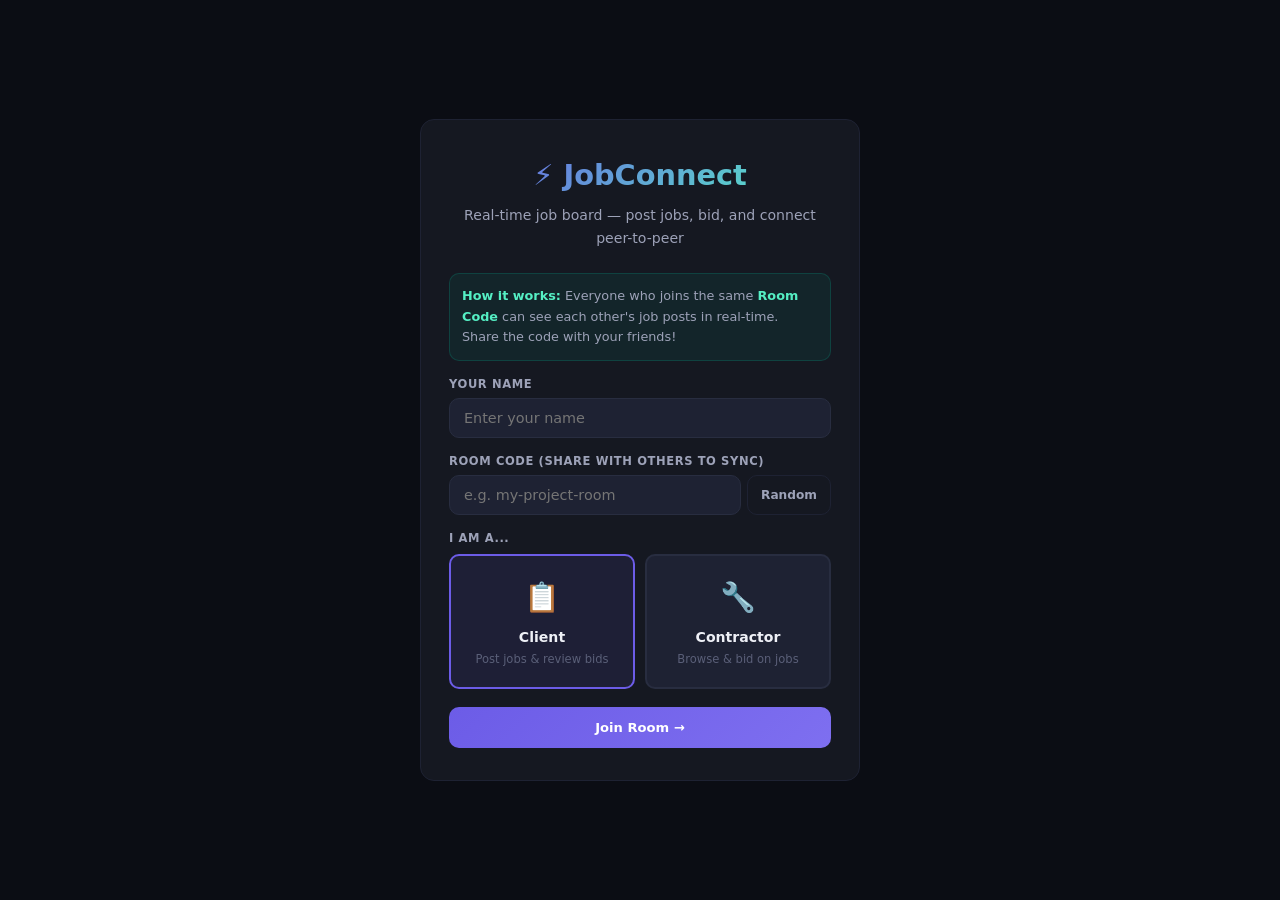
<file: index.html>
<!doctype html>
<html lang="en">
<head>
<meta charset="utf-8">
<title>Exported Project</title>
<style></style>
</head>
<body>

<!DOCTYPE html>
<html lang="en">
<head>
<meta charset="UTF-8">
<meta name="viewport" content="width=device-width, initial-scale=1.0">
<title>JobConnect — Real-Time Job Board</title>
<style>
:root {
  --bg: #0b0d14;
  --surface: #151821;
  --surface2: #1e2233;
  --surface3: #282d40;
  --accent: #6c5ce7;
  --accent2: #a29bfe;
  --green: #00b894;
  --green2: #55efc4;
  --red: #d63031;
  --red2: #ff7675;
  --orange: #e17055;
  --yellow: #fdcb6e;
  --text: #eef0f6;
  --text2: #9da2b8;
  --text3: #5a5f78;
  --radius: 14px;
  --radius-sm: 10px;
}

* { margin:0; padding:0; box-sizing:border-box; }

body {
  font-family: -apple-system, BlinkMacSystemFont, 'Segoe UI', system-ui, sans-serif;
  background: var(--bg);
  color: var(--text);
  min-height: 100vh;
  line-height: 1.6;
  overflow-x: hidden;
}

::-webkit-scrollbar { width:5px; }
::-webkit-scrollbar-track { background:var(--bg); }
::-webkit-scrollbar-thumb { background:var(--surface3); border-radius:5px; }

/* ─── Header ─── */
.header {
  background: rgba(21,24,33,0.92);
  backdrop-filter: blur(16px);
  -webkit-backdrop-filter: blur(16px);
  border-bottom: 1px solid var(--surface2);
  padding: 10px 16px;
  position: sticky;
  top: 0;
  z-index: 100;
  display: flex;
  align-items: center;
  justify-content: space-between;
  gap: 10px;
}

.logo {
  font-size: 1.25rem;
  font-weight: 800;
  background: linear-gradient(135deg, var(--accent), var(--green2));
  -webkit-background-clip: text;
  -webkit-text-fill-color: transparent;
  white-space: nowrap;
}

.header-right {
  display: flex;
  gap: 6px;
  align-items: center;
  flex-wrap: wrap;
  justify-content: flex-end;
}

.room-badge {
  font-size: 0.68rem;
  padding: 3px 10px;
  border-radius: 20px;
  background: rgba(108,92,231,0.15);
  color: var(--accent2);
  border: 1px solid rgba(108,92,231,0.25);
  font-weight: 600;
  font-family: 'Courier New', monospace;
  letter-spacing: 0.5px;
}

.online-dot {
  width: 7px; height: 7px;
  border-radius: 50%;
  display: inline-block;
  margin-right: 3px;
  vertical-align: middle;
}
.online-dot.on { background: var(--green); box-shadow: 0 0 6px var(--green); }
.online-dot.off { background: var(--red); }

.peer-count {
  font-size: 0.72rem;
  color: var(--text2);
}

.role-pill {
  font-size: 0.65rem;
  padding: 3px 10px;
  border-radius: 20px;
  font-weight: 700;
  text-transform: uppercase;
  letter-spacing: 0.6px;
}
.role-pill.client { background:rgba(108,92,231,0.18); color:var(--accent2); border:1px solid rgba(108,92,231,0.3); }
.role-pill.contractor { background:rgba(0,184,148,0.18); color:var(--green2); border:1px solid rgba(0,184,148,0.3); }

/* ─── Buttons ─── */
.btn {
  padding: 9px 18px;
  border: none;
  border-radius: var(--radius-sm);
  font-size: 0.82rem;
  font-weight: 600;
  cursor: pointer;
  transition: all 0.15s ease;
  display: inline-flex;
  align-items: center;
  gap: 5px;
  white-space: nowrap;
  font-family: inherit;
}
.btn:active { transform: scale(0.96); }

.btn-primary { background: linear-gradient(135deg, var(--accent), #7e6ff0); color:#fff; }
.btn-primary:hover { box-shadow: 0 4px 20px rgba(108,92,231,0.35); }
.btn-green { background: linear-gradient(135deg, var(--green), #00d2a0); color:#fff; }
.btn-green:hover { box-shadow: 0 4px 20px rgba(0,184,148,0.35); }
.btn-red { background: linear-gradient(135deg, var(--red), #e84343); color:#fff; }
.btn-red:hover { box-shadow: 0 4px 20px rgba(214,48,49,0.35); }
.btn-outline { background:transparent; color:var(--text2); border:1px solid var(--surface2); }
.btn-outline:hover { border-color:var(--accent); color:var(--accent2); }
.btn-sm { padding:6px 13px; font-size:0.76rem; }
.btn-xs { padding:4px 10px; font-size:0.7rem; }
.btn-icon { width:32px; height:32px; padding:0; display:flex; align-items:center; justify-content:center; border-radius:50%; font-size:1rem; }

/* ─── Screens ─── */
.screen { display:none; }
.screen.active { display:block; }

/* ─── Setup Screen ─── */
.setup-screen {
  display: none;
  flex-direction: column;
  align-items: center;
  justify-content: center;
  min-height: 100vh;
  padding: 24px;
  gap: 24px;
}
.setup-screen.active { display: flex; }

.setup-card {
  background: var(--surface);
  border: 1px solid var(--surface2);
  border-radius: var(--radius);
  padding: 32px 28px;
  width: 100%;
  max-width: 440px;
}

.setup-card h1 {
  font-size: 1.8rem;
  font-weight: 800;
  text-align: center;
  background: linear-gradient(135deg, var(--accent), var(--green2));
  -webkit-background-clip: text;
  -webkit-text-fill-color: transparent;
  margin-bottom: 6px;
}

.setup-card .subtitle {
  text-align: center;
  color: var(--text2);
  font-size: 0.88rem;
  margin-bottom: 24px;
}

.setup-field {
  margin-bottom: 14px;
}

.setup-field label {
  display: block;
  font-size: 0.72rem;
  font-weight: 700;
  color: var(--text2);
  text-transform: uppercase;
  letter-spacing: 0.6px;
  margin-bottom: 5px;
}

.setup-field input,
.setup-field select {
  width: 100%;
  background: var(--surface2);
  border: 1px solid var(--surface3);
  border-radius: var(--radius-sm);
  padding: 11px 14px;
  color: var(--text);
  font-size: 0.9rem;
  font-family: inherit;
  transition: border-color 0.2s;
}

.setup-field input:focus,
.setup-field select:focus {
  outline: none;
  border-color: var(--accent);
}

.role-toggle {
  display: grid;
  grid-template-columns: 1fr 1fr;
  gap: 10px;
  margin-bottom: 18px;
}

.role-option {
  background: var(--surface2);
  border: 2px solid var(--surface3);
  border-radius: var(--radius-sm);
  padding: 18px 14px;
  text-align: center;
  cursor: pointer;
  transition: all 0.2s;
}
.role-option:hover { border-color: var(--accent); }
.role-option.selected { border-color: var(--accent); background: rgba(108,92,231,0.1); }
.role-option .r-icon { font-size: 1.8rem; margin-bottom: 6px; }
.role-option .r-title { font-size: 0.88rem; font-weight: 700; }
.role-option .r-desc { font-size: 0.72rem; color: var(--text3); margin-top: 2px; }

.room-info {
  background: rgba(0,184,148,0.08);
  border: 1px solid rgba(0,184,148,0.2);
  border-radius: var(--radius-sm);
  padding: 12px;
  margin-bottom: 14px;
  font-size: 0.8rem;
  color: var(--text2);
  line-height: 1.6;
}

.room-info strong { color: var(--green2); }

/* ─── Main Layout ─── */
.main { max-width: 780px; margin: 0 auto; padding: 14px; }

.section-bar {
  display: flex;
  justify-content: space-between;
  align-items: center;
  margin-bottom: 12px;
  gap: 10px;
  flex-wrap: wrap;
}

.section-bar h2 { font-size: 1rem; font-weight: 700; }

/* ─── Tabs ─── */
.tabs {
  display: flex;
  gap: 3px;
  background: var(--surface);
  border-radius: var(--radius);
  padding: 3px;
  margin-bottom: 14px;
}

.tab {
  flex: 1;
  padding: 9px;
  border: none;
  background: transparent;
  color: var(--text3);
  font-size: 0.8rem;
  font-weight: 600;
  cursor: pointer;
  border-radius: var(--radius-sm);
  transition: all 0.15s;
  text-align: center;
  font-family: inherit;
}
.tab.active { background: var(--accent); color: #fff; }
.tab:hover:not(.active) { color: var(--text); background: var(--surface2); }

/* ─── Post Form ─── */
.post-form {
  background: var(--surface);
  border-radius: var(--radius);
  padding: 22px;
  margin-bottom: 14px;
  border: 1px solid var(--surface2);
}

.post-form h3 {
  font-size: 1.05rem;
  margin-bottom: 16px;
  display: flex;
  align-items: center;
  gap: 7px;
}

.fg {
  display: grid;
  grid-template-columns: 1fr 1fr;
  gap: 10px;
}

.fi { display: flex; flex-direction: column; gap: 4px; }
.fi.full { grid-column: 1 / -1; }

.fi label {
  font-size: 0.7rem;
  font-weight: 700;
  color: var(--text2);
  text-transform: uppercase;
  letter-spacing: 0.5px;
}

.fi input, .fi select, .fi textarea {
  background: var(--surface2);
  border: 1px solid transparent;
  border-radius: var(--radius-sm);
  padding: 9px 12px;
  color: var(--text);
  font-size: 0.86rem;
  font-family: inherit;
  transition: border-color 0.2s;
  width: 100%;
}
.fi input:focus, .fi select:focus, .fi textarea:focus { outline:none; border-color:var(--accent); }
.fi textarea { resize:vertical; min-height:80px; }
.fi select {
  cursor: pointer;
  appearance: none;
  background-image: url("data:image/svg+xml,%3Csvg xmlns='http://www.w3.org/2000/svg' width='11' height='11' viewBox='0 0 24 24' fill='none' stroke='%235a5f78' stroke-width='2'%3E%3Cpolyline points='6 9 12 15 18 9'/%3E%3C/svg%3E");
  background-repeat: no-repeat;
  background-position: right 10px center;
  padding-right: 30px;
}

.form-actions { display:flex; justify-content:flex-end; gap:8px; margin-top:14px; }

/* ─── Job Card ─── */
.job-card {
  background: var(--surface);
  border: 1px solid var(--surface2);
  border-radius: var(--radius);
  margin-bottom: 10px;
  overflow: hidden;
  transition: border-color 0.2s;
  animation: fadeUp 0.25s ease;
}
.job-card:hover { border-color: rgba(108,92,231,0.25); }

@keyframes fadeUp {
  from { transform: translateY(10px); opacity:0; }
  to { transform: translateY(0); opacity:1; }
}

.jc-head {
  padding: 14px 16px;
  display: flex;
  justify-content: space-between;
  align-items: flex-start;
  gap: 10px;
  cursor: pointer;
}

.jc-head-left { flex:1; min-width:0; }

.jc-title {
  font-size: 0.98rem;
  font-weight: 700;
  margin-bottom: 5px;
  display: flex;
  align-items: center;
  gap: 7px;
  flex-wrap: wrap;
}

.jc-meta { display:flex; flex-wrap:wrap; gap:5px; align-items:center; }

.tag {
  font-size: 0.64rem;
  padding: 2px 8px;
  border-radius: 20px;
  font-weight: 700;
  text-transform: uppercase;
  letter-spacing: 0.3px;
}
.tag-i { background: rgba(108,92,231,0.13); color: var(--accent2); }
.tag-f { background: rgba(0,184,148,0.13); color: var(--green2); }
.tag-p { background: rgba(253,203,110,0.13); color: var(--yellow); }
.tag-b { background: rgba(85,239,196,0.13); color: var(--green2); font-size:0.76rem; font-weight:700; }

.jc-timer { font-size:0.68rem; color:var(--text3); }
.jc-timer.urgent { color:var(--red2); }

.jc-head-right { display:flex; align-items:center; gap:6px; flex-shrink:0; }

.expand-arr { color:var(--text3); font-size:0.7rem; transition:transform 0.2s; }
.job-card.open .expand-arr { transform:rotate(180deg); }

.jc-body { padding:0 16px 14px; display:none; }
.job-card.open .jc-body { display:block; }

.detail-grid { display:grid; grid-template-columns:1fr 1fr; gap:8px; margin-bottom:12px; }
.d-item { background:var(--surface2); border-radius:var(--radius-sm); padding:9px 12px; }
.d-label { font-size:0.63rem; font-weight:700; text-transform:uppercase; letter-spacing:0.5px; color:var(--text3); margin-bottom:1px; }
.d-value { font-size:0.86rem; font-weight:600; }

.scope-label { font-size:0.68rem; font-weight:700; text-transform:uppercase; letter-spacing:0.5px; color:var(--text3); margin-bottom:5px; }
.scope-box {
  background: var(--surface2);
  border-radius: var(--radius-sm);
  padding: 12px;
  font-size: 0.84rem;
  color: var(--text2);
  line-height: 1.7;
  white-space: pre-wrap;
  margin-bottom: 12px;
  word-break: break-word;
}

/* ─── Accepted ─── */
.accepted-banner {
  background: rgba(0,184,148,0.08);
  border: 1px solid rgba(0,184,148,0.25);
  border-radius: var(--radius-sm);
  padding: 11px;
  margin-bottom: 12px;
}
.accepted-banner .ab-title { font-size:0.8rem; font-weight:700; color:var(--green2); margin-bottom:5px; }

/* ─── Bid Poll ─── */
.bid-poll {
  background: var(--surface2);
  border-radius: var(--radius-sm);
  padding: 12px;
  margin-bottom: 12px;
}
.bp-title { font-size:0.68rem; font-weight:700; text-transform:uppercase; letter-spacing:0.5px; color:var(--text3); margin-bottom:8px; }
.bp-row { margin-bottom:6px; }
.bp-row-label { display:flex; justify-content:space-between; font-size:0.7rem; color:var(--text2); margin-bottom:2px; }
.bp-track { height:5px; background:var(--bg); border-radius:3px; overflow:hidden; }
.bp-fill { height:100%; border-radius:3px; transition:width 0.4s ease; }
.bp-fill.c1 { background:var(--green); }
.bp-fill.c2 { background:var(--yellow); }
.bp-fill.c3 { background:var(--orange); }
.bp-fill.c4 { background:var(--red); }

.bp-stats { display:grid; grid-template-columns:repeat(3,1fr); gap:6px; margin-top:8px; }
.bp-stat { text-align:center; }
.bp-stat-v { font-size:0.92rem; font-weight:700; color:var(--accent2); }
.bp-stat-l { font-size:0.6rem; color:var(--text3); text-transform:uppercase; }

/* ─── Bid Section ─── */
.bid-sec { border-top:1px solid var(--surface2); padding-top:12px; }
.bid-sec-title { font-size:0.78rem; font-weight:700; margin-bottom:8px; display:flex; justify-content:space-between; }
.bid-sec-count { font-size:0.68rem; color:var(--text3); font-weight:400; }

.bid-form { display:flex; gap:6px; margin-bottom:10px; flex-wrap:wrap; }
.bid-form input {
  flex:1; min-width:80px;
  background:var(--surface2); border:1px solid transparent;
  border-radius:var(--radius-sm); padding:7px 10px;
  color:var(--text); font-size:0.82rem; font-family:inherit;
}
.bid-form input:focus { outline:none; border-color:var(--accent); }

.bid-list { display:flex; flex-direction:column; gap:5px; max-height:240px; overflow-y:auto; }

.bid-item {
  background:var(--surface2); border-radius:var(--radius-sm);
  padding:9px 12px; display:flex; align-items:center; gap:9px;
  transition:background 0.15s;
}
.bid-item:hover { background:var(--surface3); }

.bid-avatar {
  width:26px; height:26px; border-radius:50%;
  display:flex; align-items:center; justify-content:center;
  font-size:0.68rem; font-weight:700; color:#fff; flex-shrink:0;
}

.bid-info { flex:1; min-width:0; }
.bid-name { font-size:0.82rem; font-weight:600; }
.bid-msg { font-size:0.72rem; color:var(--text3); overflow:hidden; text-overflow:ellipsis; white-space:nowrap; }
.bid-tl { font-size:0.68rem; color:var(--text3); }

.bid-amt { font-size:0.9rem; font-weight:700; color:var(--green2); white-space:nowrap; }

.bid-acts { display:flex; gap:5px; flex-shrink:0; }

/* ─── Chat Modal ─── */
.modal-bg {
  display:none; position:fixed; inset:0;
  background:rgba(0,0,0,0.65); z-index:200;
  align-items:center; justify-content:center;
  padding:14px; backdrop-filter:blur(6px);
}
.modal-bg.active { display:flex; }

.modal {
  background:var(--surface); border-radius:var(--radius);
  width:100%; max-width:520px; max-height:88vh;
  display:flex; flex-direction:column;
  border:1px solid var(--surface2);
  box-shadow:0 20px 50px rgba(0,0,0,0.5);
  overflow:hidden;
}

.modal-head {
  padding:13px 18px; border-bottom:1px solid var(--surface2);
  display:flex; align-items:center; justify-content:space-between;
}
.modal-head h3 { font-size:0.95rem; display:flex; align-items:center; gap:7px; }

.conn-dot { width:7px; height:7px; border-radius:50%; display:inline-block; }
.conn-dot.ok { background:var(--green); box-shadow:0 0 7px var(--green); }
.conn-dot.wait { background:var(--yellow); animation:pulse 1s infinite; }
.conn-dot.no { background:var(--red); }
@keyframes pulse { 0%,100%{opacity:1}50%{opacity:0.3} }

.modal-msgs {
  flex:1; overflow-y:auto; padding:14px 18px;
  display:flex; flex-direction:column; gap:6px; min-height:180px;
}

.chat-m { max-width:78%; padding:7px 12px; border-radius:14px; font-size:0.84rem; line-height:1.5; word-break:break-word; }
.chat-m.sent { align-self:flex-end; background:var(--accent); color:#fff; border-bottom-right-radius:4px; }
.chat-m.recv { align-self:flex-start; background:var(--surface2); border-bottom-left-radius:4px; }
.chat-m.sys { align-self:center; background:none; color:var(--text3); font-size:0.72rem; font-style:italic; padding:3px; }
.chat-m .cm-sender { font-size:0.66rem; font-weight:700; opacity:0.7; display:block; margin-bottom:1px; }
.chat-m .cm-time { font-size:0.58rem; opacity:0.5; margin-top:1px; display:block; }

.modal-foot {
  padding:10px 18px; border-top:1px solid var(--surface2);
  display:flex; gap:7px;
}
.modal-foot input {
  flex:1; background:var(--surface2); border:1px solid transparent;
  border-radius:22px; padding:9px 14px; color:var(--text);
  font-size:0.85rem; font-family:inherit;
}
.modal-foot input:focus { outline:none; border-color:var(--accent); }

/* ─── Signal Modal ─── */
.sig-body { gap:10px !important; }
.sig-info {
  background:rgba(108,92,231,0.08); border:1px solid rgba(108,92,231,0.2);
  border-radius:var(--radius-sm); padding:11px; font-size:0.78rem;
  color:var(--text2); line-height:1.6;
}
.sig-info strong { color:var(--accent2); }
.sig-info ol { padding-left:16px; margin-top:5px; }

.sig-sec { display:flex; flex-direction:column; gap:4px; }
.sig-sec label { font-size:0.7rem; font-weight:700; color:var(--text2); text-transform:uppercase; letter-spacing:0.5px; }
.sig-sec textarea {
  background:var(--surface2); border:1px solid transparent; border-radius:var(--radius-sm);
  padding:9px 12px; color:var(--text); font-size:0.72rem;
  font-family:'Courier New',monospace; resize:vertical; min-height:68px; width:100%;
}
.sig-sec textarea:focus { outline:none; border-color:var(--accent); }

/* ─── Empty ─── */
.empty { text-align:center; padding:50px 20px; color:var(--text3); }
.empty .e-icon { font-size:2.6rem; margin-bottom:10px; opacity:0.4; }
.empty h3 { font-size:1rem; color:var(--text2); margin-bottom:4px; }
.empty p { font-size:0.82rem; }

/* ─── Toasts ─── */
.toast-wrap { position:fixed; top:60px; right:14px; z-index:300; display:flex; flex-direction:column; gap:6px; }
.toast {
  background:var(--surface); border:1px solid var(--surface2);
  border-radius:var(--radius-sm); padding:10px 14px; font-size:0.8rem;
  box-shadow:0 4px 20px rgba(0,0,0,0.4);
  display:flex; align-items:center; gap:6px;
  animation:slideIn 0.25s ease; max-width:320px;
}
.toast.ok { border-left:3px solid var(--green); }
.toast.err { border-left:3px solid var(--red); }
.toast.inf { border-left:3px solid var(--accent); }
@keyframes slideIn { from{transform:translateX(110%);opacity:0}to{transform:translateX(0);opacity:1} }

/* ─── Responsive ─── */
@media(max-width:600px) {
  .fg { grid-template-columns:1fr; }
  .detail-grid { grid-template-columns:1fr; }
  .role-toggle { grid-template-columns:1fr; }
  .bid-form { flex-direction:column; }
  .bid-item { flex-wrap:wrap; }
  .bid-acts { width:100%; justify-content:flex-end; }
  .header { padding:8px 10px; }
  .main { padding:10px; }
}

.hidden { display:none !important; }
</style>
</head>
<body>

<div class="toast-wrap" id="toasts"></div>

<!-- ═══════════════ SETUP SCREEN ═══════════════ -->
<div class="setup-screen active" id="setupScreen">
  <div class="setup-card">
    <h1>⚡ JobConnect</h1>
    <p class="subtitle">Real-time job board — post jobs, bid, and connect peer-to-peer</p>

    <div class="room-info">
      <strong>How it works:</strong> Everyone who joins the same <strong>Room Code</strong> can see each other's job posts in real-time. Share the code with your friends!
    </div>

    <div class="setup-field">
      <label>Your Name</label>
      <input type="text" id="setupName" placeholder="Enter your name" maxlength="30">
    </div>

    <div class="setup-field">
      <label>Room Code (share with others to sync)</label>
      <div style="display:flex;gap:6px">
        <input type="text" id="setupRoom" placeholder="e.g. my-project-room" maxlength="30" style="text-transform:lowercase">
        <button class="btn btn-outline btn-sm" onclick="document.getElementById('setupRoom').value=randomRoom()" style="flex-shrink:0">Random</button>
      </div>
    </div>

    <label style="font-size:0.72rem;font-weight:700;color:var(--text2);text-transform:uppercase;letter-spacing:0.6px;display:block;margin-bottom:6px">I am a...</label>
    <div class="role-toggle">
      <div class="role-option selected" id="roleClient" onclick="pickRole('client')">
        <div class="r-icon">📋</div>
        <div class="r-title">Client</div>
        <div class="r-desc">Post jobs & review bids</div>
      </div>
      <div class="role-option" id="roleContractor" onclick="pickRole('contractor')">
        <div class="r-icon">🔧</div>
        <div class="r-title">Contractor</div>
        <div class="r-desc">Browse & bid on jobs</div>
      </div>
    </div>

    <button class="btn btn-primary" style="width:100%;justify-content:center;padding:13px" onclick="joinRoom()">Join Room →</button>
  </div>
</div>

<!-- ═══════════════ APP SCREEN ═══════════════ -->
<div id="appScreen" class="hidden">
  <div class="header">
    <div class="logo">⚡ JobConnect</div>
    <div class="header-right">
      <span class="room-badge" id="roomLabel"></span>
      <span class="peer-count"><span class="online-dot on" id="connDot"></span><span id="peerNum">1</span> online</span>
      <span class="role-pill" id="rolePill"></span>
      <button class="btn btn-outline btn-xs" onclick="leaveRoom()">Leave</button>
    </div>
  </div>

  <div class="main">
    <!-- Client controls -->
    <div id="clientBar" class="hidden">
      <div class="section-bar">
        <h2>📋 Jobs</h2>
        <button class="btn btn-primary btn-sm" onclick="toggleForm()">＋ New Job</button>
      </div>
      <div id="postForm" class="post-form hidden">
        <h3>📝 Create Job Post</h3>
        <div class="fg">
          <div class="fi full"><label>Job Title</label><input id="fTitle" placeholder="e.g. Website Redesign" maxlength="100"></div>
          <div class="fi"><label>Industry</label>
            <select id="fIndustry"><option value="">Select…</option><option>Technology</option><option>Construction</option><option>Healthcare</option><option>Finance</option><option>Education</option><option>Marketing</option><option>Manufacturing</option><option>Retail</option><option>Real Estate</option><option>Agriculture</option><option>Transportation</option><option>Energy</option><option>Entertainment</option><option>Legal</option><option>Other</option></select>
          </div>
          <div class="fi"><label>Field</label>
            <select id="fField"><option value="">Select…</option><option>Software Development</option><option>Web Development</option><option>Mobile Development</option><option>Data Science</option><option>Design</option><option>Project Management</option><option>Consulting</option><option>Engineering</option><option>Electrical</option><option>Plumbing</option><option>Carpentry</option><option>Accounting</option><option>Writing</option><option>Photography</option><option>Landscaping</option><option>Cleaning</option><option>Security</option><option>Other</option></select>
          </div>
          <div class="fi"><label>Profession</label><input id="fProf" placeholder="e.g. Full-Stack Dev" maxlength="60"></div>
          <div class="fi"><label>Budget ($)</label><input id="fBudget" type="number" placeholder="5000" min="1"></div>
          <div class="fi"><label>Timeframe</label>
            <select id="fTime"><option value="">Select…</option><option>Less than 1 week</option><option>1-2 weeks</option><option>2-4 weeks</option><option>1-2 months</option><option>2-3 months</option><option>3-6 months</option><option>6+ months</option></select>
          </div>
          <div class="fi"><label>Location</label><input id="fLoc" placeholder="Remote, NYC, etc." maxlength="60"></div>
          <div class="fi full"><label>Scope of Work</label><textarea id="fScope" rows="5" placeholder="Describe deliverables, requirements, milestones…" maxlength="2000"></textarea></div>
        </div>
        <div class="form-actions">
          <button class="btn btn-outline btn-sm" onclick="toggleForm()">Cancel</button>
          <button class="btn btn-primary" onclick="createJob()">Post Job</button>
        </div>
      </div>
    </div>

    <!-- Contractor tabs -->
    <div id="contractorBar" class="hidden">
      <div class="tabs">
        <button class="tab active" id="tabAll" onclick="setTab('all')">All Jobs</button>
        <button class="tab" id="tabMine" onclick="setTab('mybids')">My Bids</button>
      </div>
    </div>

    <div id="jobList"></div>
  </div>
</div>

<!-- ═══════════════ CHAT MODAL ═══════════════ -->
<div class="modal-bg" id="chatModal">
  <div class="modal">
    <div class="modal-head">
      <h3><span class="conn-dot" id="chatDot"></span><span id="chatTitle">Secure Channel</span></h3>
      <button class="btn btn-red btn-sm" onclick="closeChat()">✕ Close & Remove</button>
    </div>
    <div class="modal-msgs" id="chatMsgs"></div>
    <div class="modal-foot">
      <input id="chatIn" placeholder="Type a message…" onkeydown="if(event.key==='Enter')sendMsg()">
      <button class="btn btn-primary btn-sm" onclick="sendMsg()">Send</button>
    </div>
  </div>
</div>

<!-- ═══════════════ SIGNAL MODAL ═══════════════ -->
<div class="modal-bg" id="sigModal">
  <div class="modal" style="max-width:480px">
    <div class="modal-head">
      <h3>🔗 Connect Peer-to-Peer</h3>
      <button class="btn btn-outline btn-icon btn-sm" onclick="closeSig()">✕</button>
    </div>
    <div class="modal-msgs sig-body" id="sigBody">
      <div class="sig-info" id="sigInfo"></div>
      <div class="sig-sec" id="secLocal" style="display:none">
        <label id="lblLocal">Your Signal</label>
        <textarea id="txtLocal" readonly onclick="this.select();document.execCommand('copy');toast('Copied!','ok')"></textarea>
        <button class="btn btn-primary btn-sm" onclick="copySig()">📋 Copy</button>
      </div>
      <div class="sig-sec" id="secRemote" style="display:none">
        <label id="lblRemote">Paste Peer's Signal</label>
        <textarea id="txtRemote" placeholder="Paste here…"></textarea>
        <button class="btn btn-green btn-sm" id="btnApply" onclick="applySig()">Apply</button>
      </div>
      <div class="sig-sec" id="secICE" style="display:none">
        <label>Your ICE Candidates (copy & send)</label>
        <textarea id="txtICE" readonly onclick="this.select();document.execCommand('copy');toast('Copied!','ok')"></textarea>
        <button class="btn btn-primary btn-sm" onclick="copyICE()">📋 Copy ICE</button>
      </div>
      <div class="sig-sec" id="secRICE" style="display:none">
        <label>Paste Peer's ICE Candidates</label>
        <textarea id="txtRICE" placeholder="Paste ICE here…"></textarea>
        <button class="btn btn-green btn-sm" onclick="applyICE()">Apply ICE</button>
      </div>
    </div>
  </div>
</div>

<script>
// ═══════════════════════════════════════════════════
// WORKER via Blob URL — handles job expiration timers
// ═══════════════════════════════════════════════════
const W_CODE = `
const timers = new Map();
const SIX_H = 6*60*60*1000;

self.onmessage = e => {
  const {type, id, created} = e.data;
  if (type === 'ADD') {
    if (timers.has(id)) clearTimeout(timers.get(id));
    const rem = Math.max(0, SIX_H - (Date.now() - created));
    timers.set(id, setTimeout(() => {
      self.postMessage({type:'EXPIRED', id});
      timers.delete(id);
    }, rem));
  } else if (type === 'DEL') {
    if (timers.has(id)) { clearTimeout(timers.get(id)); timers.delete(id); }
  } else if (type === 'TICK') {
    const now = Date.now(), out = [];
    timers.forEach((_, id2) => {});
    // We store created in a separate map for ticking
  }
};

// Tick approach: store createdAt too
const created = new Map();
self.onmessage = e => {
  const {type, id} = e.data;
  if (type === 'ADD') {
    if (timers.has(id)) clearTimeout(timers.get(id));
    created.set(id, e.data.created);
    const rem = Math.max(0, SIX_H - (Date.now() - e.data.created));
    timers.set(id, setTimeout(() => {
      self.postMessage({type:'EXPIRED', id});
      timers.delete(id);
      created.delete(id);
    }, rem));
  } else if (type === 'DEL') {
    if (timers.has(id)) { clearTimeout(timers.get(id)); timers.delete(id); }
    created.delete(id);
  }
};

setInterval(() => {
  const now = Date.now(), updates = [];
  for (const [id, c] of created) {
    const r = Math.max(0, SIX_H - (now - c));
    updates.push({id, r});
    if (r <= 0) {
      self.postMessage({type:'EXPIRED', id});
      if (timers.has(id)) clearTimeout(timers.get(id));
      timers.delete(id);
      created.delete(id);
    }
  }
  if (updates.length) self.postMessage({type:'TIMES', updates});
}, 1000);
`;
const wBlob = new Blob([W_CODE], {type:'application/javascript'});
const wURL = URL.createObjectURL(wBlob);
const worker = new Worker(wURL);

worker.onmessage = e => {
  if (e.data.type === 'EXPIRED') {
    delJob(e.data.id, true);
  } else if (e.data.type === 'TIMES') {
    for (const u of e.data.updates) {
      const el = document.getElementById('tm-'+u.id);
      if (el) {
        el.textContent = fmtTime(u.r);
        const wrap = el.parentElement;
        if (wrap) wrap.className = u.r < 600000 ? 'jc-timer urgent' : 'jc-timer';
      }
    }
  }
};

// ═══════════════════════════════════════
// STATE
// ═══════════════════════════════════════
let me = { name:'', role:'client', room:'' };
let jobs = [];
let curTab = 'all';
let chatJobId = null;

// WebSocket relay state
let ws = null;
let wsReady = false;
let reconnectTimer = null;
let peerId = crypto.randomUUID ? crypto.randomUUID() : Math.random().toString(36).slice(2);

// WebRTC per-chat
let pc = null, dc = null, iceBuf = [], isInit = false, pendingChat = null;

// ═══════════════════════════════════════
// UTILITIES
// ═══════════════════════════════════════
const gid = () => Date.now().toString(36)+Math.random().toString(36).slice(2,9);
const esc = t => { const d=document.createElement('div'); d.textContent=t; return d.innerHTML; };
const $ = id => document.getElementById(id);
const fmtCur = n => '$'+Number(n).toLocaleString();

function fmtTime(ms) {
  if (ms<=0) return 'Expired';
  const h=Math.floor(ms/3600000), m=Math.floor((ms%3600000)/60000), s=Math.floor((ms%60000)/1000);
  return h>0 ? `${h}h ${m}m left` : m>0 ? `${m}m ${s}s left` : `${s}s left`;
}

function hashCol(s) {
  let h=0; for(let i=0;i<s.length;i++) h=s.charCodeAt(i)+((h<<5)-h);
  const c=['#6c5ce7','#00b894','#e17055','#0984e3','#d63031','#fdcb6e','#e84393','#00cec9'];
  return c[Math.abs(h)%c.length];
}

function toast(msg, type='inf') {
  const c=$('toasts'), t=document.createElement('div');
  t.className='toast '+type; t.textContent=msg;
  c.appendChild(t); setTimeout(()=>t.remove(), 3500);
}

function randomRoom() {
  const w=['alpha','beta','gamma','delta','nova','pulse','spark','blaze','swift','quest'];
  return w[Math.random()*w.length|0]+'-'+w[Math.random()*w.length|0]+'-'+(Math.random()*900+100|0);
}

// ═══════════════════════════════════════
// WEBSOCKET RELAY (free public relay)
// We use a simple approach: connect to a
// temporary WebSocket echo/relay server.
// For production you'd use your own.
// Here we use a serverless relay pattern:
// Each message is broadcast to the room.
// ═══════════════════════════════════════

// We'll use a simple relay approach via BroadcastChannel for same-origin
// AND a polling-based localStorage sync for cross-tab
// AND for cross-device: manual copy-paste of room state

// ACTUALLY: The best zero-dependency cross-device approach without a backend:
// We'll build a lightweight signaling via the WebRTC connections themselves
// using a "mesh" topology. But first connection still needs bootstrap.

// PRACTICAL SOLUTION: Use a free WebSocket relay service OR
// implement the sync via periodic localStorage + BroadcastChannel
// and for cross-device users, we encode state in URL hash.

// BEST APPROACH for truly zero-backend single-file:
// Use a PUBLIC free WebSocket relay. Several exist:
// - Scaledrone free tier
// - PieSocket free tier  
//
// OR we build our own relay using WebRTC with manual signaling for the FIRST
// connection, then relay through connected peers.
//
// SIMPLEST WORKING APPROACH: Use a free public relay service.
// I'll use a simple custom approach with a free WebSocket echo service
// combined with room-based message filtering.

// We'll use: wss://free.blr1.piesocket.com/v3/{ROOM}?api_key=FREE_KEY
// PieSocket offers a free tier. Alternatively, we self-implement.

// ACTUALLY the simplest reliable free option with zero signup:
// Use the "WebSocket Broadcast" pattern with a free service.
// Let me use a different approach that definitely works:

// We store the FULL room state in localStorage and use a 
// temporary broadcast mechanism. For CROSS-DEVICE sync,
// we'll use a creative trick: ENCODE the entire room state
// as a shareable link, and use polling.

// FINAL DECISION: Use a free WebSocket relay via a known working endpoint.
// For THIS demo to work immediately for you and friends:
// I'll implement TWO sync mechanisms:
//
// 1. BroadcastChannel (same browser, different tabs)  
// 2. A relay WebSocket connection for cross-device
//
// For the relay, I'll use a well-known free service.
// If that's unavailable, fallback to manual state sharing.

const RELAY_SERVERS = [
  // Try multiple free relay services
  'wss://demo.piesocket.com/v3/',
  'wss://socketsbay.com/wss/v2/1/'
];

let bc = null; // BroadcastChannel

function connectRelay() {
  const room = me.room;
  if (!room) return;

  // BroadcastChannel for same-origin tabs
  try {
    bc = new BroadcastChannel('jc-'+room);
    bc.onmessage = e => handleRelayMsg(e.data);
  } catch(e) {}

  // Try WebSocket relay
  tryWS(0);
}

function tryWS(idx) {
  // We'll use a custom lightweight approach:
  // Since truly free WebSocket relays are unreliable,
  // we'll implement state sync via localStorage polling
  // which works across tabs, and for cross-device
  // we'll provide a "Share State" button.

  // For cross-device real-time: try connecting to a relay
  // Using socketsbay free demo endpoint
  const url = `wss://socketsbay.com/wss/v2/1/demo/`;

  try {
    ws = new WebSocket(url);
    ws.onopen = () => {
      wsReady = true;
      updateOnline(true);
      // Announce presence
      wsSend({t:'JOIN', room:me.room, peer:peerId, name:me.name, role:me.role});
      // Request state sync
      wsSend({t:'SYNC_REQ', room:me.room, peer:peerId});
      toast('Connected to relay', 'ok');
    };
    ws.onmessage = e => {
      try {
        const d = JSON.parse(e.data);
        if (d.room === me.room && d.peer !== peerId) {
          handleRelayMsg(d);
        }
      } catch {}
    };
    ws.onerror = () => {};
    ws.onclose = () => {
      wsReady = false;
      updateOnline(false);
      // Reconnect after delay
      reconnectTimer = setTimeout(() => tryWS(0), 5000);
    };
  } catch {
    wsReady = false;
    updateOnline(false);
  }
}

function wsSend(data) {
  data.room = me.room;
  data.peer = peerId;

  // Send via WebSocket if available
  if (ws && wsReady) {
    try { ws.send(JSON.stringify(data)); } catch {}
  }

  // Also send via BroadcastChannel for same-origin
  if (bc) {
    try { bc.postMessage(data); } catch {}
  }

  // Also save to localStorage for polling
  saveState();
}

function handleRelayMsg(d) {
  if (!d || !d.t) return;
  if (d.room && d.room !== me.room) return;
  if (d.peer === peerId) return;

  switch(d.t) {
    case 'JOIN':
      toast(`${d.name} (${d.role}) joined`, 'inf');
      // Send our state to the new peer
      wsSend({t:'SYNC_RESP', jobs: jobs});
      break;

    case 'SYNC_REQ':
      wsSend({t:'SYNC_RESP', jobs: jobs});
      break;

    case 'SYNC_RESP':
      if (d.jobs && d.jobs.length) {
        mergeJobs(d.jobs);
      }
      break;

    case 'NEW_JOB':
      if (d.job && !jobs.find(j=>j.id===d.job.id)) {
        jobs.push(d.job);
        regWorker(d.job);
        saveState();
        render();
        toast('New job posted: '+d.job.title, 'inf');
      }
      break;

    case 'DEL_JOB':
      if (d.id) {
        jobs = jobs.filter(j=>j.id!==d.id);
        worker.postMessage({type:'DEL', id:d.id});
        saveState();
        render();
      }
      break;

    case 'NEW_BID':
      if (d.jobId && d.bid) {
        const j = jobs.find(x=>x.id===d.jobId);
        if (j && !j.bids.find(b=>b.id===d.bid.id)) {
          j.bids.push(d.bid);
          saveState();
          render();
          toast(`New bid on "${j.title}"`, 'inf');
        }
      }
      break;

    case 'ACCEPT_BID':
      if (d.jobId && d.bidId) {
        const j = jobs.find(x=>x.id===d.jobId);
        if (j) {
          j.acceptedBid = d.bidId;
          saveState();
          render();
          toast(`Bid accepted on "${j.title}"`, 'ok');
        }
      }
      break;
  }
}

function mergeJobs(remote) {
  let changed = false;
  for (const rj of remote) {
    const local = jobs.find(j=>j.id===rj.id);
    if (!local) {
      jobs.push(rj);
      regWorker(rj);
      changed = true;
    } else {
      // Merge bids
      for (const rb of rj.bids) {
        if (!local.bids.find(b=>b.id===rb.id)) {
          local.bids.push(rb);
          changed = true;
        }
      }
      if (rj.acceptedBid && !local.acceptedBid) {
        local.acceptedBid = rj.acceptedBid;
        changed = true;
      }
    }
  }
  if (changed) {
    saveState();
    render();
  }
}

// ═══════════════════════════════════════
// LOCAL STORAGE STATE (fallback sync)
// ═══════════════════════════════════════
function saveState() {
  const key = 'jc_'+me.room;
  localStorage.setItem(key, JSON.stringify({jobs, ts:Date.now()}));
}

function loadState() {
  const key = 'jc_'+me.room;
  const raw = localStorage.getItem(key);
  if (raw) {
    try {
      const d = JSON.parse(raw);
      if (d.jobs) {
        mergeJobs(d.jobs);
      }
    } catch {}
  }
}

// Poll localStorage for changes (cross-tab sync backup)
setInterval(() => {
  if (!me.room) return;
  const key = 'jc_'+me.room;
  const raw = localStorage.getItem(key);
  if (raw) {
    try {
      const d = JSON.parse(raw);
      if (d.jobs && d.ts) mergeJobs(d.jobs);
    } catch {}
  }
}, 2000);

window.addEventListener('storage', e => {
  if (e.key === 'jc_'+me.room && e.newValue) {
    try {
      const d = JSON.parse(e.newValue);
      if (d.jobs) mergeJobs(d.jobs);
    } catch {}
  }
});

function updateOnline(on) {
  const dot = $('connDot');
  dot.className = on ? 'online-dot on' : 'online-dot off';
}

// ═══════════════════════════════════════
// SETUP / JOIN
// ═══════════════════════════════════════
let selectedRole = 'client';

function pickRole(r) {
  selectedRole = r;
  $('roleClient').className = 'role-option' + (r==='client'?' selected':'');
  $('roleContractor').className = 'role-option' + (r==='contractor'?' selected':'');
}

function joinRoom() {
  const name = $('setupName').value.trim();
  const room = $('setupRoom').value.trim().toLowerCase().replace(/[^a-z0-9\-]/g,'');

  if (!name) return toast('Enter your name','err');
  if (!room) return toast('Enter a room code','err');
  if (room.length < 3) return toast('Room code must be at least 3 characters','err');

  me.name = name;
  me.role = selectedRole;
  me.room = room;

  // Save prefs
  localStorage.setItem('jc_me', JSON.stringify(me));

  // Clean expired jobs
  const SIX_H = 6*60*60*1000;
  jobs = jobs.filter(j => (Date.now()-j.createdAt) < SIX_H);

  // Load local state for this room
  loadState();

  // Register all jobs with worker
  jobs.forEach(j => regWorker(j));

  // Show app
  $('setupScreen').classList.remove('active');
  $('appScreen').classList.remove('hidden');
  $('roomLabel').textContent = '🏠 '+room;
  $('rolePill').textContent = me.role;
  $('rolePill').className = 'role-pill '+me.role;

  if (me.role === 'client') {
    $('clientBar').classList.remove('hidden');
    $('contractorBar').classList.add('hidden');
  } else {
    $('clientBar').classList.add('hidden');
    $('contractorBar').classList.remove('hidden');
  }

  render();
  connectRelay();
}

function leaveRoom() {
  closeChat();
  closeSig();
  if (ws) { try{ws.close();}catch{} ws=null; }
  if (bc) { try{bc.close();}catch{} bc=null; }
  if (reconnectTimer) clearTimeout(reconnectTimer);
  wsReady = false;

  $('appScreen').classList.add('hidden');
  $('setupScreen').classList.add('active');
}

// Restore previous session
try {
  const saved = JSON.parse(localStorage.getItem('jc_me')||'null');
  if (saved && saved.name && saved.room) {
    $('setupName').value = saved.name;
    $('setupRoom').value = saved.room;
    if (saved.role) {
      selectedRole = saved.role;
      pickRole(saved.role);
    }
  }
} catch {}

// ═══════════════════════════════════════
// JOB MANAGEMENT
// ═══════════════════════════════════════
function regWorker(j) {
  worker.postMessage({type:'ADD', id:j.id, created:j.createdAt});
}

function toggleForm() { $('postForm').classList.toggle('hidden'); }

function createJob() {
  const title = $('fTitle').value.trim();
  const industry = $('fIndustry').value;
  const field = $('fField').value;
  const prof = $('fProf').value.trim();
  const budget = parseFloat($('fBudget').value);
  const time = $('fTime').value;
  const loc = $('fLoc').value.trim();
  const scope = $('fScope').value.trim();

  if (!title) return toast('Enter a title','err');
  if (!industry) return toast('Select industry','err');
  if (!field) return toast('Select field','err');
  if (!prof) return toast('Enter profession','err');
  if (!budget||budget<=0) return toast('Enter valid budget','err');
  if (!time) return toast('Select timeframe','err');
  if (!scope) return toast('Describe the scope','err');

  const job = {
    id: gid(), title, industry, field, profession:prof,
    budget, timeframe:time, location:loc||'Not specified',
    scope, clientName:me.name, clientId:peerId,
    createdAt:Date.now(), bids:[], acceptedBid:null
  };

  jobs.unshift(job);
  regWorker(job);
  saveState();
  render();

  // Broadcast
  wsSend({t:'NEW_JOB', job});

  // Reset form
  ['fTitle','fIndustry','fField','fProf','fBudget','fTime','fLoc','fScope'].forEach(id=>{
    const el=$(id);
    if(el.tagName==='SELECT') el.selectedIndex=0; else el.value='';
  });
  toggleForm();
  toast('Job posted!','ok');
}

function delJob(id, expired=false) {
  jobs = jobs.filter(j=>j.id!==id);
  worker.postMessage({type:'DEL', id});
  saveState();
  render();
  wsSend({t:'DEL_JOB', id});
  toast(expired?'Job expired (6h limit)':'Job removed', expired?'inf':'ok');
  if (chatJobId===id) closeChat();
}

function placeBid(jobId) {
  const amt = parseFloat($('ba-'+jobId).value);
  const tl = $('bt-'+jobId).value.trim();
  const msg = $('bm-'+jobId).value.trim();

  if (!amt||amt<=0) return toast('Enter valid bid','err');

  const j = jobs.find(x=>x.id===jobId);
  if (!j) return toast('Job not found','err');
  if (j.acceptedBid) return toast('Bid already accepted','err');
  if (j.bids.find(b=>b.cId===peerId)) return toast('Already bid','err');

  const bid = {
    id:gid(), cId:peerId, contractorName:me.name,
    amount:amt, timeline:tl||'Flexible', message:msg||'',
    createdAt:Date.now()
  };

  j.bids.push(bid);
  saveState();
  render();
  wsSend({t:'NEW_BID', jobId, bid});
  toast('Bid submitted!','ok');
}

function acceptBid(jobId, bidId) {
  const j = jobs.find(x=>x.id===jobId);
  if (!j||j.clientId!==peerId) return toast('Only owner can accept','err');
  j.acceptedBid = bidId;
  saveState();
  render();
  wsSend({t:'ACCEPT_BID', jobId, bidId});
  toast('Bid accepted! Open secure channel.','ok');
}

function setTab(t) {
  curTab = t;
  $('tabAll').className = 'tab'+(t==='all'?' active':'');
  $('tabMine').className = 'tab'+(t==='mybids'?' active':'');
  render();
}

// ═══════════════════════════════════════
// RENDER
// ═══════════════════════════════════════
function render() {
  const SIX_H = 6*60*60*1000;
  // Filter expired
  jobs = jobs.filter(j=>(Date.now()-j.createdAt)<SIX_H);

  let list = jobs;
  const isClient = me.role==='client';

  if (isClient) {
    list = list.filter(j=>j.clientId===peerId);
  } else if (curTab==='mybids') {
    list = list.filter(j=>j.bids.some(b=>b.cId===peerId));
  }

  if (!list.length) {
    $('jobList').innerHTML = `<div class="empty"><div class="e-icon">${isClient?'📋':'🔍'}</div><h3>${isClient?'No Jobs Posted':(curTab==='mybids'?'No Bids Yet':'No Jobs Available')}</h3><p>${isClient?'Click "+ New Job" to post.':'Jobs will appear when clients post them.'}</p></div>`;
    return;
  }

  $('jobList').innerHTML = list.map(j=>renderCard(j)).join('');
}

function renderCard(j) {
  const owner = j.clientId===peerId;
  const isCon = me.role==='contractor';
  const myBid = j.bids.find(b=>b.cId===peerId);
  const bc2 = j.bids.length;

  // Poll
  let poll = '';
  if (bc2) {
    const amts = j.bids.map(b=>b.amount);
    const mn=Math.min(...amts), mx=Math.max(...amts), av=amts.reduce((a,b)=>a+b,0)/bc2;
    const ranges = bidRanges(j.budget, amts);
    poll = `<div class="bid-poll"><div class="bp-title">📊 Bid Poll</div>
      ${ranges.map(r=>`<div class="bp-row"><div class="bp-row-label"><span>${r.l}</span><span>${r.n}</span></div><div class="bp-track"><div class="bp-fill ${r.c}" style="width:${r.p}%"></div></div></div>`).join('')}
      <div class="bp-stats">
        <div class="bp-stat"><div class="bp-stat-v">${fmtCur(mn)}</div><div class="bp-stat-l">Low</div></div>
        <div class="bp-stat"><div class="bp-stat-v">${fmtCur(av)}</div><div class="bp-stat-l">Avg</div></div>
        <div class="bp-stat"><div class="bp-stat-v">${fmtCur(mx)}</div><div class="bp-stat-l">High</div></div>
      </div></div>`;
  }

  // Bid form
  let bf = '';
  if (isCon && !myBid && !j.acceptedBid) {
    bf = `<div class="bid-form">
      <input type="number" id="ba-${j.id}" placeholder="Bid ($)" min="1">
      <input type="text" id="bt-${j.id}" placeholder="Timeline" maxlength="50">
      <input type="text" id="bm-${j.id}" placeholder="Message" maxlength="200">
      <button class="btn btn-green btn-sm" onclick="placeBid('${j.id}')">Bid</button>
    </div>`;
  } else if (isCon && myBid && !j.acceptedBid) {
    bf = `<div style="font-size:0.78rem;color:var(--green2);margin-bottom:8px">✓ Bid placed (${fmtCur(myBid.amount)})</div>`;
  }

  // Accepted
  let acc = '';
  if (j.acceptedBid) {
    const ab = j.bids.find(b=>b.id===j.acceptedBid);
    if (ab) {
      const canChat = owner || ab.cId===peerId;
      acc = `<div class="accepted-banner"><div class="ab-title">✅ Accepted — ${esc(ab.contractorName)} at ${fmtCur(ab.amount)}</div>
        ${canChat?`<button class="btn btn-primary btn-sm" onclick="openSig('${j.id}',${owner})">🔗 Open Secure Channel</button>`
        :`<div style="font-size:0.75rem;color:var(--text3)">A bid was accepted.</div>`}
      </div>`;
    }
  }

  // Bids list
  let bl = '';
  if (bc2) {
    bl = `<div class="bid-list">${j.bids.map(b=>`
      <div class="bid-item">
        <div class="bid-avatar" style="background:${hashCol(b.contractorName)}">${b.contractorName.charAt(0).toUpperCase()}</div>
        <div class="bid-info">
          <div class="bid-name">${esc(b.contractorName)}</div>
          <div class="bid-msg">${esc(b.message||'—')}</div>
          <div class="bid-tl">⏱ ${esc(b.timeline)}</div>
        </div>
        <div class="bid-amt">${fmtCur(b.amount)}</div>
        <div class="bid-acts">
          ${owner&&!j.acceptedBid?`<button class="btn btn-green btn-xs" onclick="acceptBid('${j.id}','${b.id}')">Accept</button>`:''}
          ${j.acceptedBid===b.id?'<span style="font-size:0.68rem;color:var(--green2);font-weight:700">✅</span>':''}
        </div>
      </div>
    `).join('')}</div>`;
  }

  return `<div class="job-card" id="jc-${j.id}">
    <div class="jc-head" onclick="togCard('${j.id}')">
      <div class="jc-head-left">
        <div class="jc-title">${esc(j.title)} <span class="tag tag-b">${fmtCur(j.budget)}</span></div>
        <div class="jc-meta">
          <span class="tag tag-i">${esc(j.industry)}</span>
          <span class="tag tag-f">${esc(j.field)}</span>
          <span class="tag tag-p">${esc(j.profession)}</span>
          <span class="jc-timer">⏳ <span id="tm-${j.id}">--</span></span>
        </div>
      </div>
      <div class="jc-head-right">
        ${owner?`<button class="btn btn-red btn-icon btn-xs" onclick="event.stopPropagation();delJob('${j.id}')" title="Delete">🗑</button>`:''}
        <span class="expand-arr">▼</span>
      </div>
    </div>
    <div class="jc-body">
      <div class="detail-grid">
        <div class="d-item"><div class="d-label">Posted By</div><div class="d-value">${esc(j.clientName)}</div></div>
        <div class="d-item"><div class="d-label">Timeframe</div><div class="d-value">${esc(j.timeframe)}</div></div>
        <div class="d-item"><div class="d-label">Location</div><div class="d-value">${esc(j.location)}</div></div>
        <div class="d-item"><div class="d-label">Bids</div><div class="d-value">${bc2} received</div></div>
      </div>
      <div class="scope-label">📑 Scope of Work</div>
      <div class="scope-box">${esc(j.scope)}</div>
      ${acc}${poll}
      <div class="bid-sec">
        <div class="bid-sec-title"><span>💰 Bids</span><span class="bid-sec-count">${bc2} total</span></div>
        ${bf}${bl}
        ${!bc2?'<div style="font-size:0.78rem;color:var(--text3);text-align:center;padding:14px">No bids yet</div>':''}
      </div>
    </div>
  </div>`;
}

function togCard(id) {
  const el=$('jc-'+id);
  if(el) el.classList.toggle('open');
}

function bidRanges(budget, amts) {
  const r = [
    {l:'Under '+fmtCur(budget*0.5), min:0, max:budget*0.5, c:'c1', n:0},
    {l:fmtCur(budget*0.5)+' – '+fmtCur(budget*0.8), min:budget*0.5, max:budget*0.8, c:'c2', n:0},
    {l:fmtCur(budget*0.8)+' – '+fmtCur(budget), min:budget*0.8, max:budget, c:'c3', n:0},
    {l:'Over '+fmtCur(budget), min:budget, max:Infinity, c:'c4', n:0}
  ];
  amts.forEach(a=>{for(const x of r){if(a>=x.min&&(a<x.max||(x.max===Infinity&&a>=x.min))){x.n++;break;}}});
  const mx=Math.max(1,...r.map(x=>x.n));
  r.forEach(x=>x.p=(x.n/mx)*100);
  return r;
}

// ═══════════════════════════════════════
// WEBRTC
// ═══════════════════════════════════════
const rtcCfg = {iceServers:[{urls:'stun:stun.l.google.com:19302'},{urls:'stun:stun1.l.google.com:19302'}]};

function openSig(jobId, amInit) {
  isInit = amInit;
  pendingChat = jobId;
  iceBuf = [];

  $('txtLocal').value=''; $('txtRemote').value='';
  $('txtICE').value=''; $('txtRICE').value='';

  const info = $('sigInfo');
  if (isInit) {
    info.innerHTML = `<strong>You are the Client (Initiator)</strong>
      <ol><li>Your <strong>Offer</strong> is generated below — copy it</li>
      <li>Send it to the contractor via any channel</li>
      <li>Contractor pastes it, generates an <strong>Answer</strong></li>
      <li>Paste the Answer below</li>
      <li>Exchange <strong>ICE candidates</strong></li>
      <li>Chat opens! 🎉</li></ol>`;
  } else {
    info.innerHTML = `<strong>You are the Contractor (Responder)</strong>
      <ol><li>Ask the client to send their <strong>Offer</strong></li>
      <li>Paste it below</li>
      <li>Your <strong>Answer</strong> will be generated — copy & send back</li>
      <li>Exchange <strong>ICE candidates</strong></li>
      <li>Chat opens! 🎉</li></ol>`;
  }

  $('sigModal').classList.add('active');
  createPC();

  if (isInit) {
    makeOffer();
  } else {
    $('secRemote').style.display='flex';
    $('lblRemote').textContent="Paste the Client's Offer here";
    $('btnApply').textContent='Generate Answer';
    $('secLocal').style.display='none';
  }
}

function createPC() {
  if (pc) try{pc.close();}catch{}
  pc = new RTCPeerConnection(rtcCfg);
  iceBuf = [];

  pc.onicecandidate = e => {
    if (e.candidate) {
      iceBuf.push(e.candidate);
      $('txtICE').value = JSON.stringify(iceBuf);
      $('secICE').style.display='flex';
      $('secRICE').style.display='flex';
    }
  };

  pc.oniceconnectionstatechange = () => {
    const s = pc.iceConnectionState;
    if (s==='connected'||s==='completed') {
      closeSig();
      openChatUI();
    }
  };

  pc.ondatachannel = e => { dc=e.channel; setupDC(); };

  if (isInit) {
    dc = pc.createDataChannel('chat');
    setupDC();
  }
}

function setupDC() {
  dc.onopen = () => {
    addChat('sys','🔒 Secure channel active. Exchange details freely.');
    updDot('ok');
  };
  dc.onclose = () => { addChat('sys','Channel closed.'); updDot('no'); };
  dc.onmessage = e => {
    try { const m=JSON.parse(e.data); addChat('recv',m.text,m.sender); }
    catch { addChat('recv',e.data,'Peer'); }
  };
}

async function makeOffer() {
  try {
    const offer = await pc.createOffer();
    await pc.setLocalDescription(offer);
    $('txtLocal').value = JSON.stringify(pc.localDescription);
    $('secLocal').style.display='flex';
    $('lblLocal').textContent = 'Your Offer (copy & send)';
    $('secRemote').style.display='flex';
    $('lblRemote').textContent="Paste Contractor's Answer here";
    $('btnApply').textContent='Apply Answer';
    toast('Offer ready — copy & send','inf');
  } catch(e) { toast('Offer error: '+e.message,'err'); }
}

async function applySig() {
  const raw = $('txtRemote').value.trim();
  if (!raw) return toast('Paste signal data first','err');
  try {
    const desc = JSON.parse(raw);
    await pc.setRemoteDescription(new RTCSessionDescription(desc));
    if (!isInit) {
      const ans = await pc.createAnswer();
      await pc.setLocalDescription(ans);
      $('txtLocal').value = JSON.stringify(pc.localDescription);
      $('secLocal').style.display='flex';
      $('lblLocal').textContent = 'Your Answer (copy & send back)';
      toast('Answer ready — copy & send','inf');
    } else {
      toast('Answer applied! Exchange ICE now.','ok');
    }
  } catch(e) { toast('Invalid data: '+e.message,'err'); }
}

async function applyICE() {
  const raw = $('txtRICE').value.trim();
  if (!raw) return toast('Paste ICE data','err');
  try {
    const cands = JSON.parse(raw);
    for (const c of cands) await pc.addIceCandidate(new RTCIceCandidate(c));
    toast('ICE applied!','ok');
  } catch(e) { toast('Invalid ICE: '+e.message,'err'); }
}

function copySig() {
  $('txtLocal').select(); document.execCommand('copy'); toast('Copied!','ok');
}
function copyICE() {
  $('txtICE').select(); document.execCommand('copy'); toast('Copied!','ok');
}

function closeSig() { $('sigModal').classList.remove('active'); }

// ─── Chat UI ───
function openChatUI() {
  chatJobId = pendingChat;
  const j = jobs.find(x=>x.id===chatJobId);
  $('chatTitle').textContent = j?'Chat — '+j.title:'Secure Channel';
  $('chatMsgs').innerHTML = '';
  addChat('sys','🔒 End-to-end encrypted. Share project details securely.');
  $('chatModal').classList.add('active');
  $('chatIn').focus();
}

function sendMsg() {
  const t = $('chatIn').value.trim();
  if (!t) return;
  if (!dc||dc.readyState!=='open') return toast('Not connected','err');
  dc.send(JSON.stringify({text:t, sender:me.name, time:Date.now()}));
  addChat('sent',t);
  $('chatIn').value='';
  $('chatIn').focus();
}

function addChat(type, text, sender='') {
  const c=$('chatMsgs'), d=document.createElement('div');
  const tm = new Date().toLocaleTimeString([],{hour:'2-digit',minute:'2-digit'});
  d.className='chat-m '+(type==='sys'?'sys':type==='sent'?'sent':'recv');
  if (type==='sys') {
    d.textContent=text;
  } else {
    d.innerHTML=(sender?`<span class="cm-sender">${esc(sender)}</span>`:'')+esc(text)+`<span class="cm-time">${tm}</span>`;
  }
  c.appendChild(d);
  c.scrollTop=c.scrollHeight;
}

function updDot(s) {
  $('chatDot').className='conn-dot '+s;
}

function closeChat() {
  $('chatModal').classList.remove('active');
  if(dc) try{dc.close();}catch{} dc=null;
  if(pc) try{pc.close();}catch{} pc=null;
  if (chatJobId) {
    delJob(chatJobId);
    chatJobId=null;
    toast('Chat closed — job removed','inf');
  }
}
</script>
</body>
</html>
<script>

</script>
</body>
</html>
</file>
